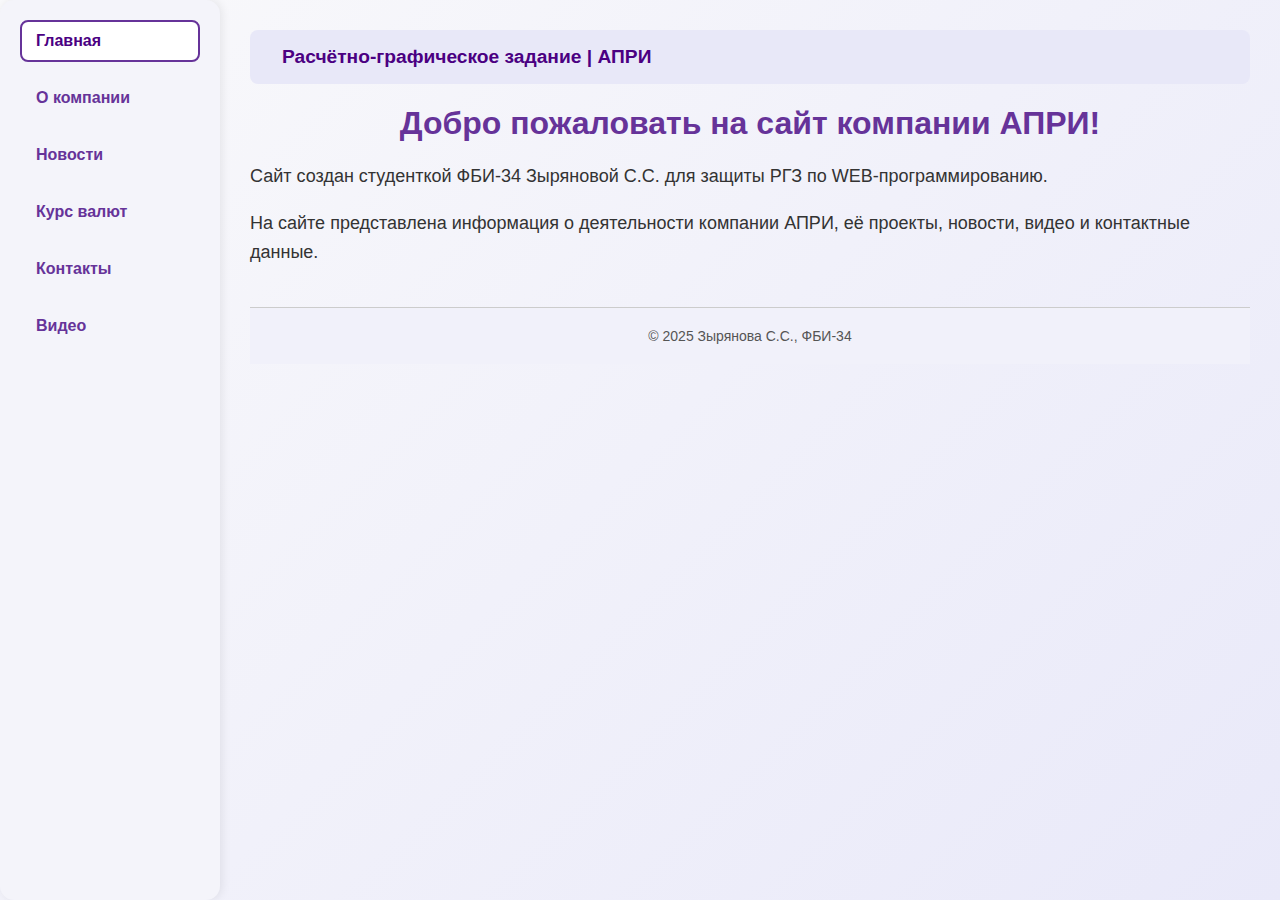
<file: index.html>
<!DOCTYPE html>
<html lang="ru">
<head>
  <meta charset="UTF-8">
  <title>АПРИ | Главная</title>
  <link rel="stylesheet" href="style.css">
  <link rel="shortcut icon" href="favicon.ico" type="image/x-icon">
  <link rel="icon" href="favicon-32x32.png">
  <link rel="icon" href="favicon-16x16.png">
  <script src="script.js" defer></script>
</head>
<body>
  <nav class="side-menu">
    <ul>
      <li><a href="index.html" class="active">Главная</a></li>
      <li><a href="info.html">О компании</a></li>
      <li><a href="news.html">Новости</a></li>
      <li><a href="currency.html">Курс валют</a></li>
      <li><a href="contacts.html">Контакты</a></li>
      <li><a href="video.html">Видео</a></li>
    </ul>
  </nav>
  <div class="content">
    <header>Расчётно-графическое задание | АПРИ</header>
    <main>
      <h1>Добро пожаловать на сайт компании АПРИ!</h1>
      <p>Сайт создан студенткой ФБИ-34 Зыряновой С.С. для защиты РГЗ по WEB-программированию.</p>
      <p>На сайте представлена информация о деятельности компании АПРИ, её проекты, новости, видео и контактные данные.</p>
    </main>
    <footer>&copy; 2025 Зырянова С.С., ФБИ-34</footer>
  </div>
</body>
</html>
</file>
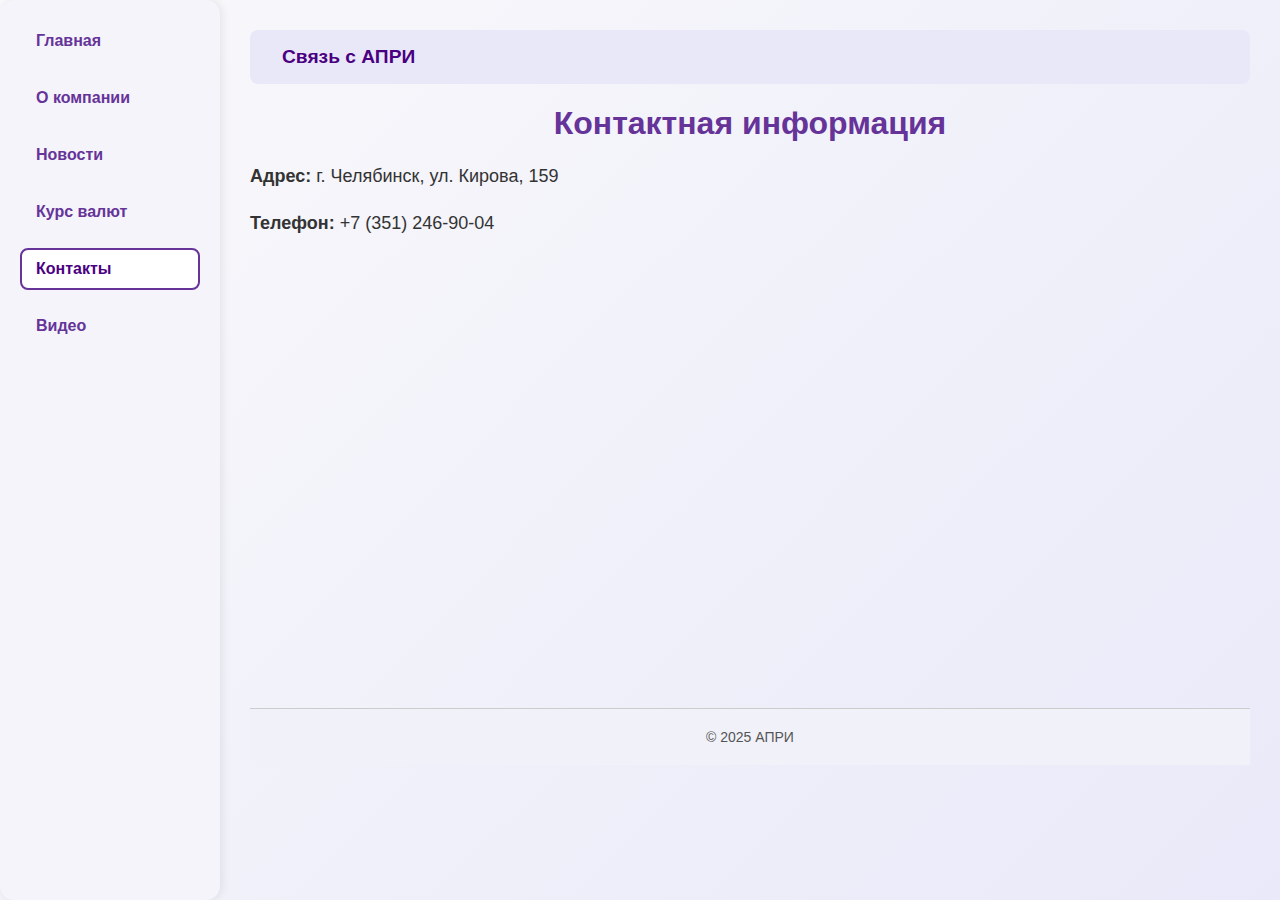
<file: contacts.html>
<!DOCTYPE html>
<html lang="ru">
<head>
  <meta charset="UTF-8">
  <title>АПРИ | Контакты</title>
  <link rel="stylesheet" href="style.css">
  <link rel="shortcut icon" href="favicon.ico" type="image/x-icon">
  <link rel="icon" href="favicon-32x32.png">
  <link rel="icon" href="favicon-16x16.png">
</head>
<body>
  <nav class="side-menu">
    <ul>
      <li><a href="index.html">Главная</a></li>
      <li><a href="info.html">О компании</a></li>
      <li><a href="news.html">Новости</a></li>
      <li><a href="currency.html">Курс валют</a></li>
      <li><a href="contacts.html" class="active">Контакты</a></li>
      <li><a href="video.html">Видео</a></li>
    </ul>
  </nav>
  <div class="content">
    <header>Связь с АПРИ</header>
    <main>
      <h1>Контактная информация</h1>
      <p><b>Адрес:</b> г. Челябинск, ул. Кирова, 159</p>
      <p><b>Телефон:</b> +7 (351) 246-90-04</p>
     <iframe
      src="https://yandex.ru/map-widget/v1/?ll=61.401224%2C55.164639&z=16.91&from=constructor&indoorLevel=1&tab=inside&mode=whatshere&whatshere%5Bpoint%5D=61.401224%2C55.164639"
      width="100%" height="400" frameborder="0" allowfullscreen>
    </iframe>
    </iframe>
    </main>
    <footer>&copy; 2025 АПРИ</footer>
  </div>
</body>
</html>
</file>
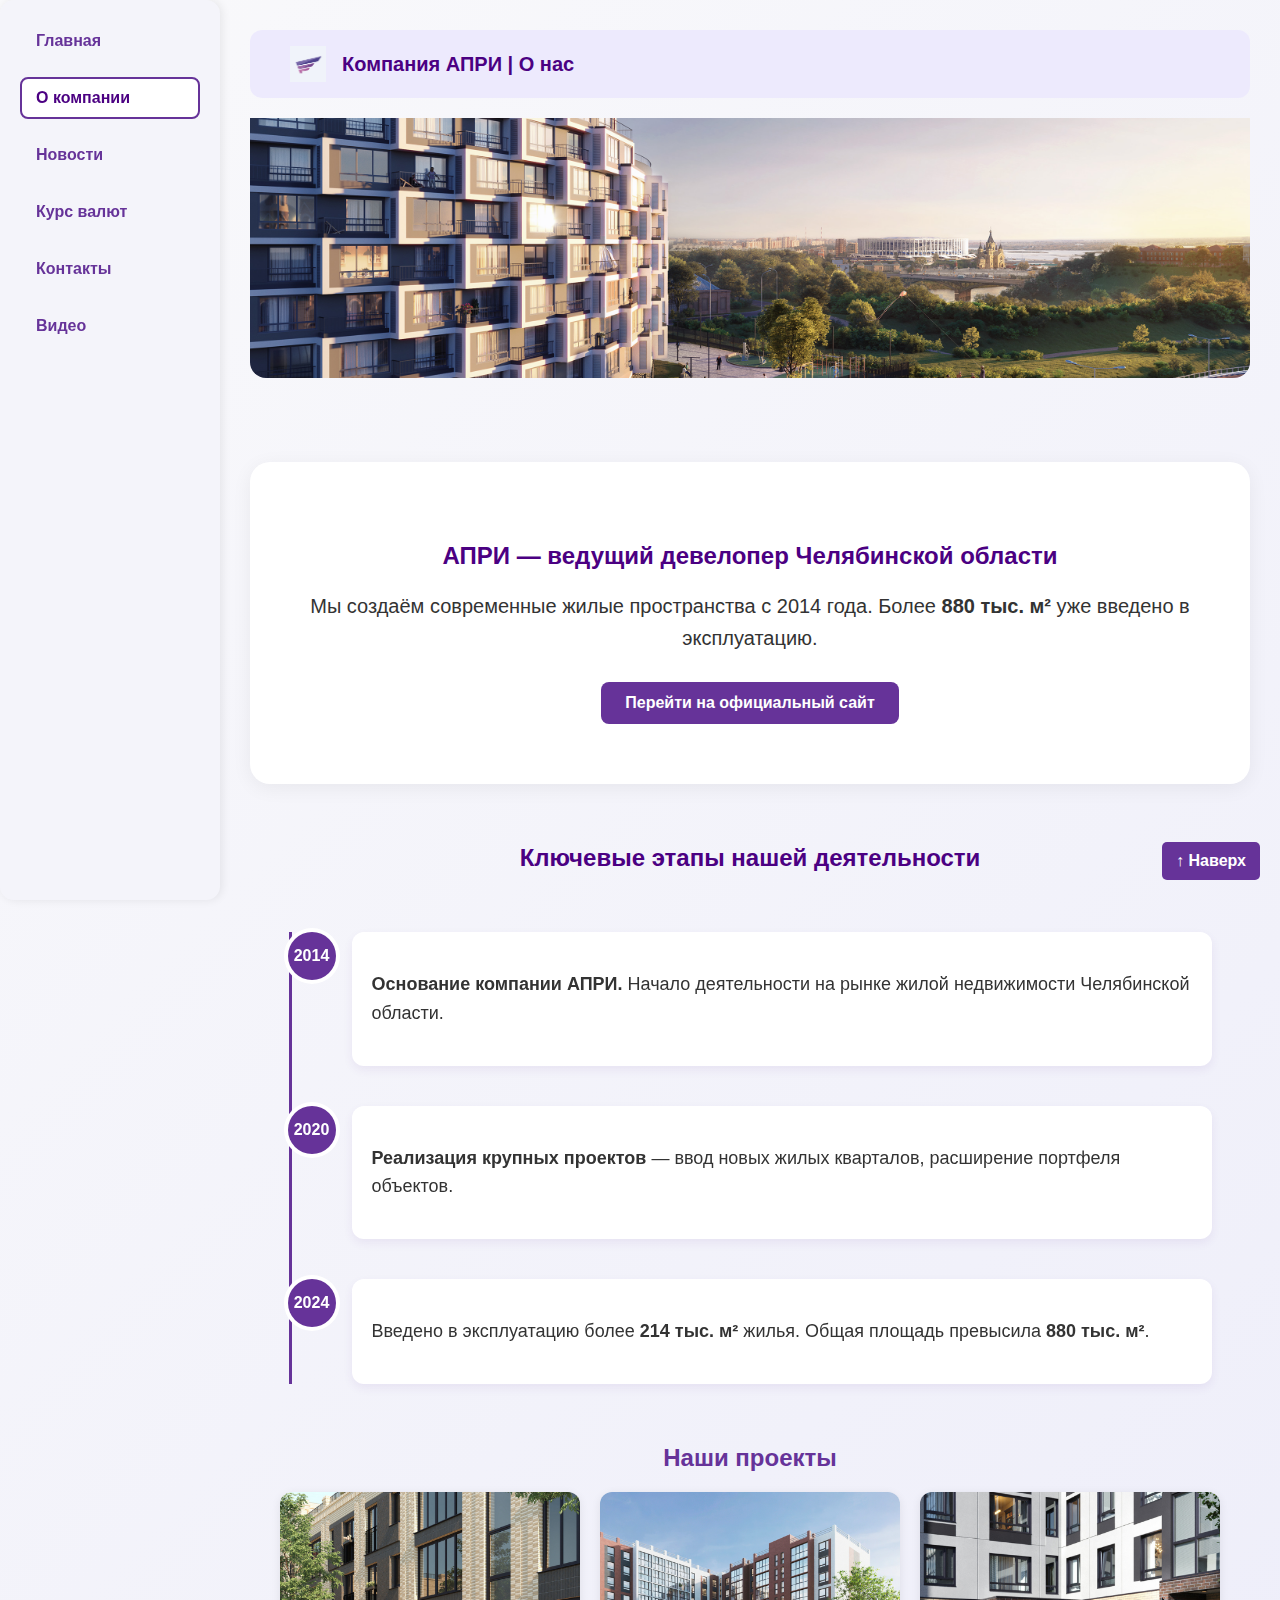
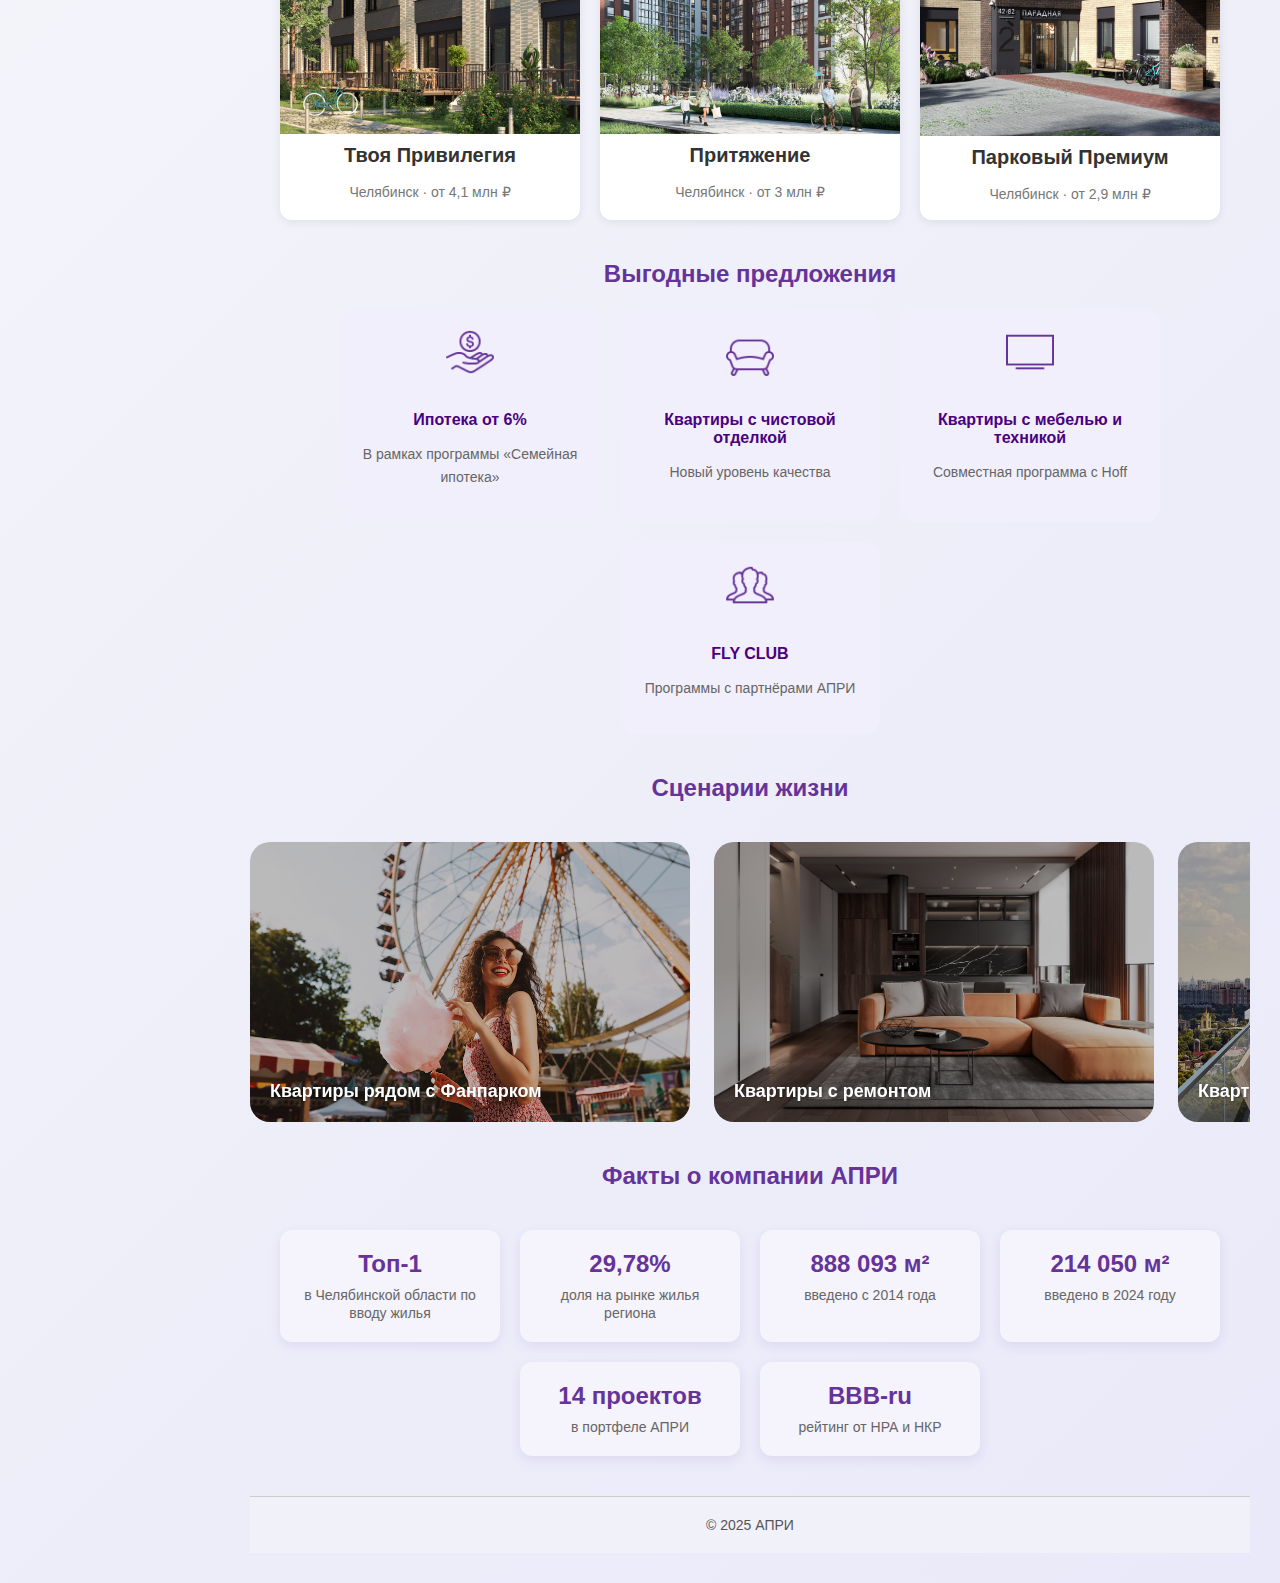
<file: info.html>
<!DOCTYPE html>
<html lang="ru">
<head>
  <meta charset="UTF-8">
  <title>АПРИ | О компании</title>
  <link rel="stylesheet" href="style.css">
  <link rel="shortcut icon" href="favicon.ico" type="image/x-icon">
  <link rel="icon" href="favicon-32x32.png">
  <link rel="icon" href="favicon-16x16.png">
</head>
<body>
  <nav class="side-menu">
    <ul>
      <li><a href="index.html">Главная</a></li>
      <li><a href="info.html" class="active">О компании</a></li>
      <li><a href="news.html">Новости</a></li>
      <li><a href="currency.html">Курс валют</a></li>
      <li><a href="contacts.html">Контакты</a></li>
      <li><a href="video.html">Видео</a></li>
    </ul>
  </nav>

  <div class="content">
    <div class="page-header">
      <img src="images/logo-apri.png" alt="Логотип АПРИ">
      <span>Компания АПРИ | О нас</span>
    </div>

    <img src="images/header-houses.jpg" alt="Шапка с домами" style="width: 100%; height: 260px; object-fit: cover; border-radius: 0 0 16px 16px; margin: 20px 0 40px 0;">

    <section class="intro-text-beauty">
      <h2 style="margin-bottom: 18px; font-size: 24px; color: #4b0082;">АПРИ — ведущий девелопер Челябинской области</h2>
      <p style="font-size: 20px; line-height: 1.6; margin-bottom: 28px;">
        Мы создаём современные жилые пространства с 2014 года. Более <b>880 тыс. м²</b> уже введено в эксплуатацию.
      </p>
      <a href="https://xn--80aque.xn--p1ai/" target="_blank" class="button-link">Перейти на официальный сайт</a>
    </section>

    <h2 class="section-title">Ключевые этапы нашей деятельности</h2>
    <section class="timeline">
      <div class="timeline-item">
        <div class="timeline-marker">2014</div>
        <div class="timeline-content">
          <p><strong>Основание компании АПРИ.</strong> Начало деятельности на рынке жилой недвижимости Челябинской области.</p>
        </div>
      </div>
      <div class="timeline-item">
        <div class="timeline-marker">2020</div>
        <div class="timeline-content">
          <p><strong>Реализация крупных проектов</strong> — ввод новых жилых кварталов, расширение портфеля объектов.</p>
        </div>
      </div>
      <div class="timeline-item">
        <div class="timeline-marker">2024</div>
        <div class="timeline-content">
          <p>Введено в эксплуатацию более <strong>214 тыс. м²</strong> жилья. Общая площадь превысила <strong>880 тыс. м²</strong>.</p>
        </div>
      </div>
    </section>

      <h2>Наши проекты</h2>
      <section class="project-gallery">
        <div class="project-card">
          <img src="images/building1.png" alt="Твоя Привилегия">
          <h3>Твоя Привилегия</h3>
          <p>Челябинск · от 4,1 млн ₽</p>
        </div>
        <div class="project-card">
          <img src="images/building2.png" alt="Притяжение">
          <h3>Притяжение</h3>
          <p>Челябинск · от 3 млн ₽</p>
        </div>
        <div class="project-card">
          <img src="images/building3.png" alt="Парковый Премиум">
          <h3>Парковый Премиум</h3>
          <p>Челябинск · от 2,9 млн ₽</p>
        </div>
      </section>

      <h2>Выгодные предложения</h2>
      <section class="offers">
        <div class="offer-block">
          <img src="images/icon1.png" alt="ипотека">
          <h4>Ипотека от 6%</h4>
          <p>В рамках программы «Семейная ипотека»</p>
        </div>
        <div class="offer-block">
          <img src="images/icon2.png" alt="отделка">
          <h4>Квартиры с чистовой отделкой</h4>
          <p>Новый уровень качества</p>
        </div>
        <div class="offer-block">
          <img src="images/icon3.png" alt="мебель">
          <h4>Квартиры с мебелью и техникой</h4>
          <p>Совместная программа с Hoff</p>
        </div>
        <div class="offer-block">
          <img src="images/icon4.png" alt="fly club">
          <h4>FLY CLUB</h4>
          <p>Программы с партнёрами АПРИ</p>
        </div>
      </section>

      <h2>Сценарии жизни</h2>
      <section class="life-scenarios">
        <div class="life-card" style="background-image: url('images/life1.png')">
          <span>Квартиры рядом с Фанпарком</span>
        </div>
        <div class="life-card" style="background-image: url('images/life2.png')">
          <span>Квартиры с ремонтом</span>
        </div>
        <div class="life-card" style="background-image: url('images/life3.png')">
          <span>Квартиры с террасой</span>
        </div>
        <div class="life-card" style="background-image: url('images/life4.png')">
          <span>Квартиры с отдельным входом</span>
        </div>
      </section>

      <h2>Факты о компании АПРИ</h2>
      <section class="facts-container">
        <div class="fact-block">
          <span>Топ-1</span>
          <span>в Челябинской области по вводу жилья</span>
        </div>
        <div class="fact-block">
          <span>29,78%</span>
          <span>доля на рынке жилья региона</span>
        </div>
        <div class="fact-block">
          <span>888 093 м²</span>
          <span>введено с 2014 года</span>
        </div>
        <div class="fact-block">
          <span>214 050 м²</span>
          <span>введено в 2024 году</span>
        </div>
        <div class="fact-block">
          <span>14 проектов</span>
          <span>в портфеле АПРИ</span>
        </div>
        <div class="fact-block">
          <span>BBB-ru</span>
          <span>рейтинг от НРА и НКР</span>
        </div>
      </section>
    </main>
    <footer>&copy; 2025 АПРИ</footer>
  </div>

  <a href="#" class="back-to-top">↑ Наверх</a>
</body>
</html>
</file>
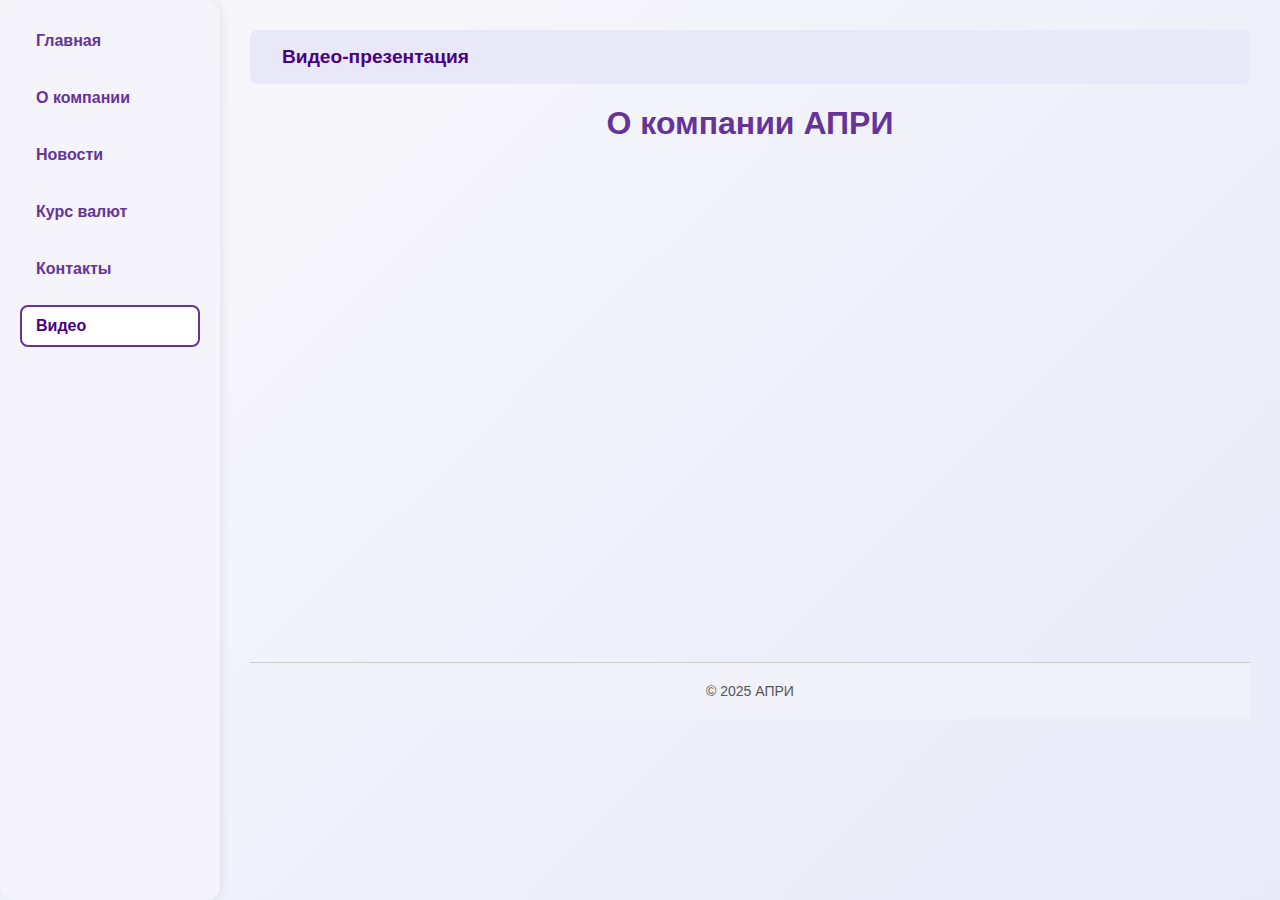
<file: video.html>
<!DOCTYPE html>
<html lang="ru">
<head>
  <meta charset="UTF-8">
  <title>АПРИ | Видео</title>
  <link rel="stylesheet" href="style.css">
  <link rel="shortcut icon" href="favicon.ico" type="image/x-icon">
  <link rel="icon" href="favicon-32x32.png">
  <link rel="icon" href="favicon-16x16.png">
</head>
<body>
  <nav class="side-menu">
    <ul>
      <li><a href="index.html">Главная</a></li>
      <li><a href="info.html">О компании</a></li>
      <li><a href="news.html">Новости</a></li>
      <li><a href="currency.html">Курс валют</a></li>
      <li><a href="contacts.html">Контакты</a></li>
      <li><a href="video.html" class="active">Видео</a></li>
    </ul>
  </nav>
  <div class="content">
    <header>Видео-презентация</header>
    <main>
      <h1>О компании АПРИ</h1>
      <iframe width="800" height="450"
        src="https://www.youtube.com/embed/NueDbQLCyPM?start=335"
        title="YouTube video player" frameborder="0"
        allow="accelerometer; autoplay; clipboard-write; encrypted-media; gyroscope; picture-in-picture"
        allowfullscreen>
      </iframe>
    </main>
    <footer>&copy; 2025 АПРИ</footer>
  </div>
</body>
</html>
</file>
<file: style.css>
/* === Базовые стили === */
body {
  margin: 0;
  font-family: 'Segoe UI', sans-serif;
  display: flex;
  background: linear-gradient(135deg, #f9f9fb 0%, #e9e9f9 100%);
  color: #333;
}

/* === Меню слева === */
.side-menu {
  width: 220px;
  background: #f4f4fa;
  border-radius: 14px;
  box-shadow: 2px 0 10px rgba(0, 0, 0, 0.08);
  flex-shrink: 0;
  padding: 20px;
  box-sizing: border-box;
  position: sticky;
  top: 0;
  height: 100vh;
}

.side-menu ul {
  list-style: none;
  padding: 0;
  margin: 0;
}

.side-menu li {
  margin-bottom: 15px;
}

.side-menu a {
  display: block;
  padding: 10px 14px;
  text-decoration: none;
  color: #663399;
  border-radius: 8px;
  border: 2px solid transparent;
  transition: all 0.3s ease;
  font-weight: bold;
}

.side-menu a:hover,
.side-menu a.active {
  border: 2px solid #663399;
  background-color: white;
  color: #4b0082;
}

/* === Контент === */
.content {
  flex-grow: 1;
  padding: 30px;
  min-width: 0;
  box-sizing: border-box;
}

header {
  background: #e8e8f8;
  color: #4b0082;
  padding: 16px 32px;
  font-weight: bold;
  font-size: 1.2em;
  border-radius: 8px;
  margin-bottom: 20px;
}

h1, h2 {
  color: #663399;
  text-align: center;
  margin-bottom: 20px;
}

p {
  font-size: 18px;
  line-height: 1.6;
}

footer {
  margin-top: 40px;
  padding: 20px;
  background-color: #f1f1fa;
  color: #555;
  text-align: center;
  font-size: 14px;
  border-top: 1px solid #ccc;
}
.button-link {
  display: inline-block;
  background-color: #663399;
  color: white;
  padding: 12px 24px;
  border-radius: 8px;
  text-decoration: none;
  transition: background-color 0.3s ease;
  font-weight: 600;
}
.button-link:hover {
  background-color: #4b0082;
}
.intro-text-beauty {
  max-width: 1000px;
  margin: 40px auto 60px auto;
  padding: 60px 40px;
  text-align: center;
  background: #ffffff;
  border-radius: 20px;
  box-shadow: 0 4px 20px rgba(0, 0, 0, 0.06);
}
.section-title {
  font-size: 24px;
  margin: 60px auto 20px;
  text-align: center;
  color: #4b0082;
}
.timeline {
  position: relative;
  margin: 60px auto;
  max-width: 900px;
  padding-left: 20px;
  border-left: 3px solid #663399;
}

.timeline-item {
  position: relative;
  margin-bottom: 40px;
  padding-left: 40px;
}

.timeline-marker {
  position: absolute;
  left: -24px;
  top: 0;
  width: 48px;
  height: 48px;
  background-color: #663399;
  color: white;
  font-weight: bold;
  font-size: 16px;
  border-radius: 50%;
  display: flex;
  align-items: center;
  justify-content: center;
  box-shadow: 0 0 0 4px white;
}

.timeline-content {
  background: #ffffff;
  border-radius: 12px;
  padding: 20px;
  box-shadow: 0 4px 10px rgba(102, 51, 153, 0.08);
}
.page-header {
  display: flex;
  align-items: center;
  background-color: #edeafd;
  padding: 16px 40px;
  font-family: 'Segoe UI', sans-serif;
  font-size: 20px;
  color: #4b0082;
  font-weight: bold;
  border-radius: 12px;
  width: 100%;
  box-sizing: border-box;
  gap: 16px;
}
.page-header img {
  height: 36px;
}
/* === Галерея проектов === */
.project-gallery {
  display: flex;
  flex-wrap: wrap;
  gap: 20px;
  justify-content: center;
  margin-bottom: 40px;
}

.project-card {
  background: #fff;
  border-radius: 12px;
  box-shadow: 0 2px 10px rgba(0, 0, 0, 0.08);
  overflow: hidden;
  width: 300px;
  text-align: center;
  transition: transform 0.3s ease;
}

.project-card:hover {
  transform: scale(1.05);
}

.project-card img {
  width: 100%;
  height: auto;
  display: block;
}

.project-card h3 {
  font-size: 20px;
  color: #333;
  margin: 10px 0 5px;
}

.project-card p {
  font-size: 14px;
  color: #777;
  margin-bottom: 15px;
}

/* === Выгодные предложения === */
.offers {
  display: flex;
  gap: 20px;
  flex-wrap: wrap;
  justify-content: center;
  margin-bottom: 40px;
}

.offer-block {
  background: #f1effc;
  border-radius: 16px;
  padding: 20px;
  width: 220px;
  text-align: center;
  transition: all 0.3s ease;
}

.offer-block:hover {
  background: #e8e4f8;
  transform: translateY(-5px);
}

.offer-block img {
  height: 48px;
  margin-bottom: 10px;
}

.offer-block h4 {
  font-size: 16px;
  margin-bottom: 8px;
  color: #4b0082;
}

.offer-block p {
  font-size: 14px;
  color: #666;
}
/* === Сценарии жизни === */
.life-scenarios {
  display: flex;
  overflow-x: auto;
  padding: 20px;
  gap: 24px;
  scroll-snap-type: x mandatory;
  scrollbar-width: none; /* для Firefox */
  -ms-overflow-style: none;  /* для IE и Edge */
}

.life-scenarios::-webkit-scrollbar {
  display: none; /* для Chrome, Safari и Opera */
}

.life-card {
  flex: 0 0 auto;
  width: 400px;
  height: 240px;
  border-radius: 20px;
  background-size: cover;
  background-position: center;
  display: flex;
  align-items: flex-end;
  padding: 20px;
  color: white;
  font-size: 20px;
  font-weight: bold;
  box-shadow: inset 0 0 0 2000px rgba(0, 0, 0, 0.25);
  text-shadow: 1px 1px 3px rgba(0,0,0,0.4);
  transition: transform 0.3s ease;
  scroll-snap-align: start;
}

.life-card:hover {
  transform: scale(1.06);
}

.life-card span {
  position: relative;
  z-index: 2;
  font-size: 18px;
  text-shadow: 1px 1px 3px rgba(0,0,0,0.4);
}

/* === Факты о компании === */
.facts-container {
  display: flex;
  flex-wrap: wrap;
  gap: 20px;
  justify-content: center;
  margin: 40px auto;
}

.fact-block {
  background-color: #f5f3fc;
  border-radius: 12px;
  box-shadow: 0 4px 12px rgba(102, 51, 153, 0.1);
  width: 180px;
  padding: 20px;
  text-align: center;
  transition: transform 0.3s ease, box-shadow 0.3s ease;
}

.fact-block:hover {
  transform: translateY(-6px);
  box-shadow: 0 8px 20px rgba(102, 51, 153, 0.2);
}

.fact-block span:first-child {
  display: block;
  font-size: 24px;
  font-weight: 700;
  color: #663399;
  margin-bottom: 8px;
}

.fact-block span:last-child {
  font-size: 14px;
  color: #666;
}

/* === Прочее === */
input, select, button {
  padding: 10px;
  margin: 10px;
  font-size: 16px;
  border-radius: 5px;
  border: 1px solid #ccc;
}

button {
  background-color: #663399;
  color: white;
  cursor: pointer;
}

button:hover {
  background-color: #4b0082;
}

canvas {
  margin: 30px auto;
  display: block;
  width: 100%;
  max-width: 1000px;
  height: 500px;
  background: white;
  border: 1px solid #ddd;
  border-radius: 8px;
}

.info-box {
  margin-top: 20px;
  padding: 15px;
  background-color: #f8f6ff;
  border-left: 4px solid #663399;
  font-size: 16px;
  color: #333;
  border-radius: 6px;
  max-width: 600px;
  margin-left: auto;
  margin-right: auto;
  text-align: center;
  transition: background-color 0.3s ease;
}

iframe {
  display: block;
  margin: 30px auto;
  border: none;
  border-radius: 8px;
  max-width: 90%;
}

/* Кнопка «Наверх» */
.back-to-top {
  position: fixed;
  bottom: 20px;
  right: 20px;
  background-color: #663399;
  color: white;
  padding: 10px 14px;
  border-radius: 5px;
  font-weight: bold;
  text-decoration: none;
  transition: background-color 0.3s ease;
  z-index: 1000;
}

.back-to-top:hover {
  background-color: #4b0082;
}

.accordion-container {
  max-width: 900px;
  margin: 40px auto;
  display: flex;
  flex-direction: column;
  gap: 20px;
}
.accordion-item {
  background: #edeafd;
  border-radius: 16px;
  box-shadow: 0 4px 12px rgba(102, 51, 153, 0.08);
  padding: 20px 28px;
  transition: box-shadow 0.3s ease;
}

.accordion-item:hover {
  box-shadow: 0 10px 24px rgba(102, 51, 153, 0.25); /* красивое поднятие */
}

.accordion-button {
  background: transparent;
  color: #4b0082;
  font-size: 18px;
  font-weight: bold;
  border: none;
  text-align: left;
  width: 100%;
  cursor: pointer;
  display: block;
  padding: 0;
  margin: 0;
}

.accordion-button:hover {
  background: #6b519e00;
}

.accordion-button span {
  display: block;
  margin-top: 8px;
}

.accordion-button em {
  font-size: 14px;
  color: #666;
  font-weight: normal;
}

.accordion-content {
  padding: 0 24px;
  max-height: 0;
  overflow: hidden;
  transition: max-height 0.4s ease;
  background: #fdfbff;
}

.accordion-content p {
  margin: 16px 0 24px;
  font-size: 16px;
  line-height: 1.6;
}

.accordion-date {
  font-size: 14px;
  color: #888;
  font-style: italic;
  margin-bottom: 4px;
}
input[type="number"]::-webkit-inner-spin-button,
input[type="number"]::-webkit-outer-spin-button {
  -webkit-appearance: none;
  margin: 0;
}

input[type="number"] {
  -moz-appearance: textfield; 
}
</file>
